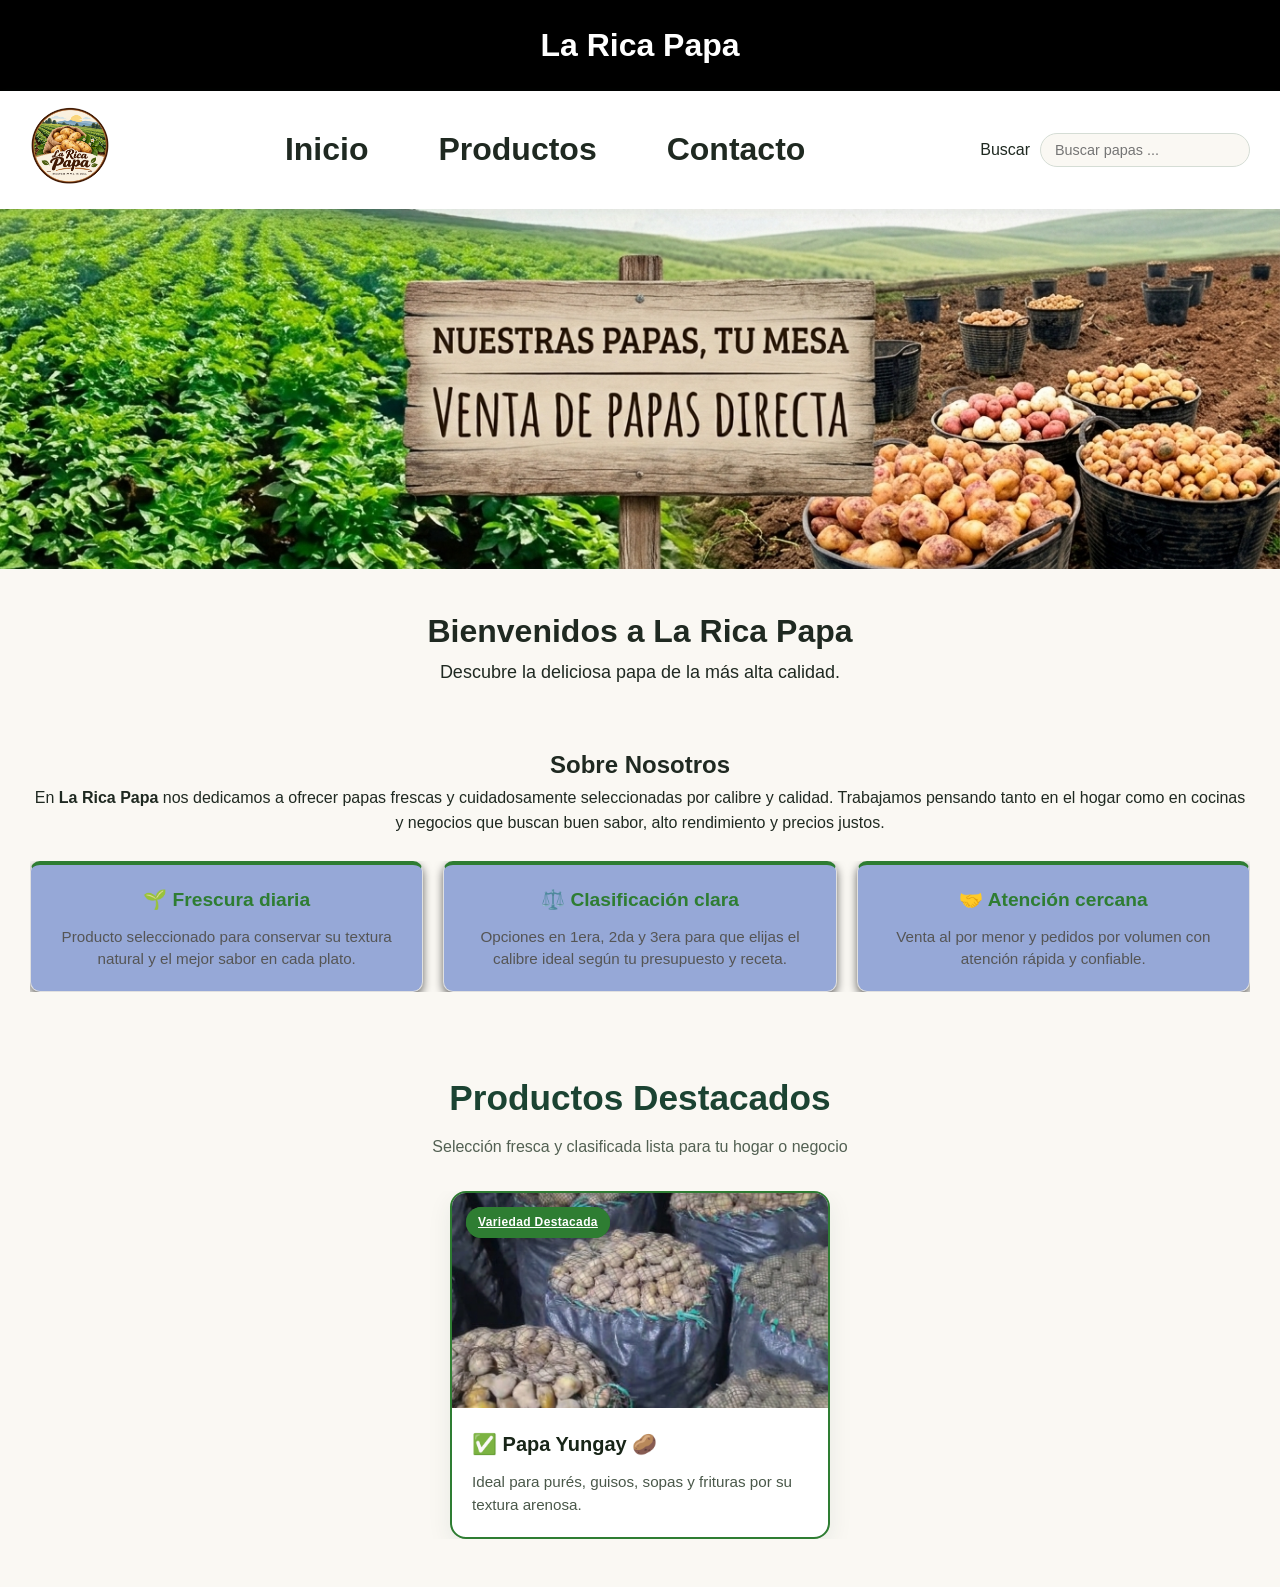
<file: Index.html>
<!DOCTYPE html>
<html lang="es">
<head>
    <meta charset="UTF-8">
    <meta name="viewport" content="width=device-width, initial-scale=1.0">
    <meta http-equiv="refresh" content="0; url=html/Inicio.html">
    <title>La Rica Papa</title>
</head>
<body>
    <p>Abriendo La Rica Papa... Si no se abre automáticamente, <a href="html/Inicio.html">entra aquí</a>.</p>
</body>
</html>
</file>
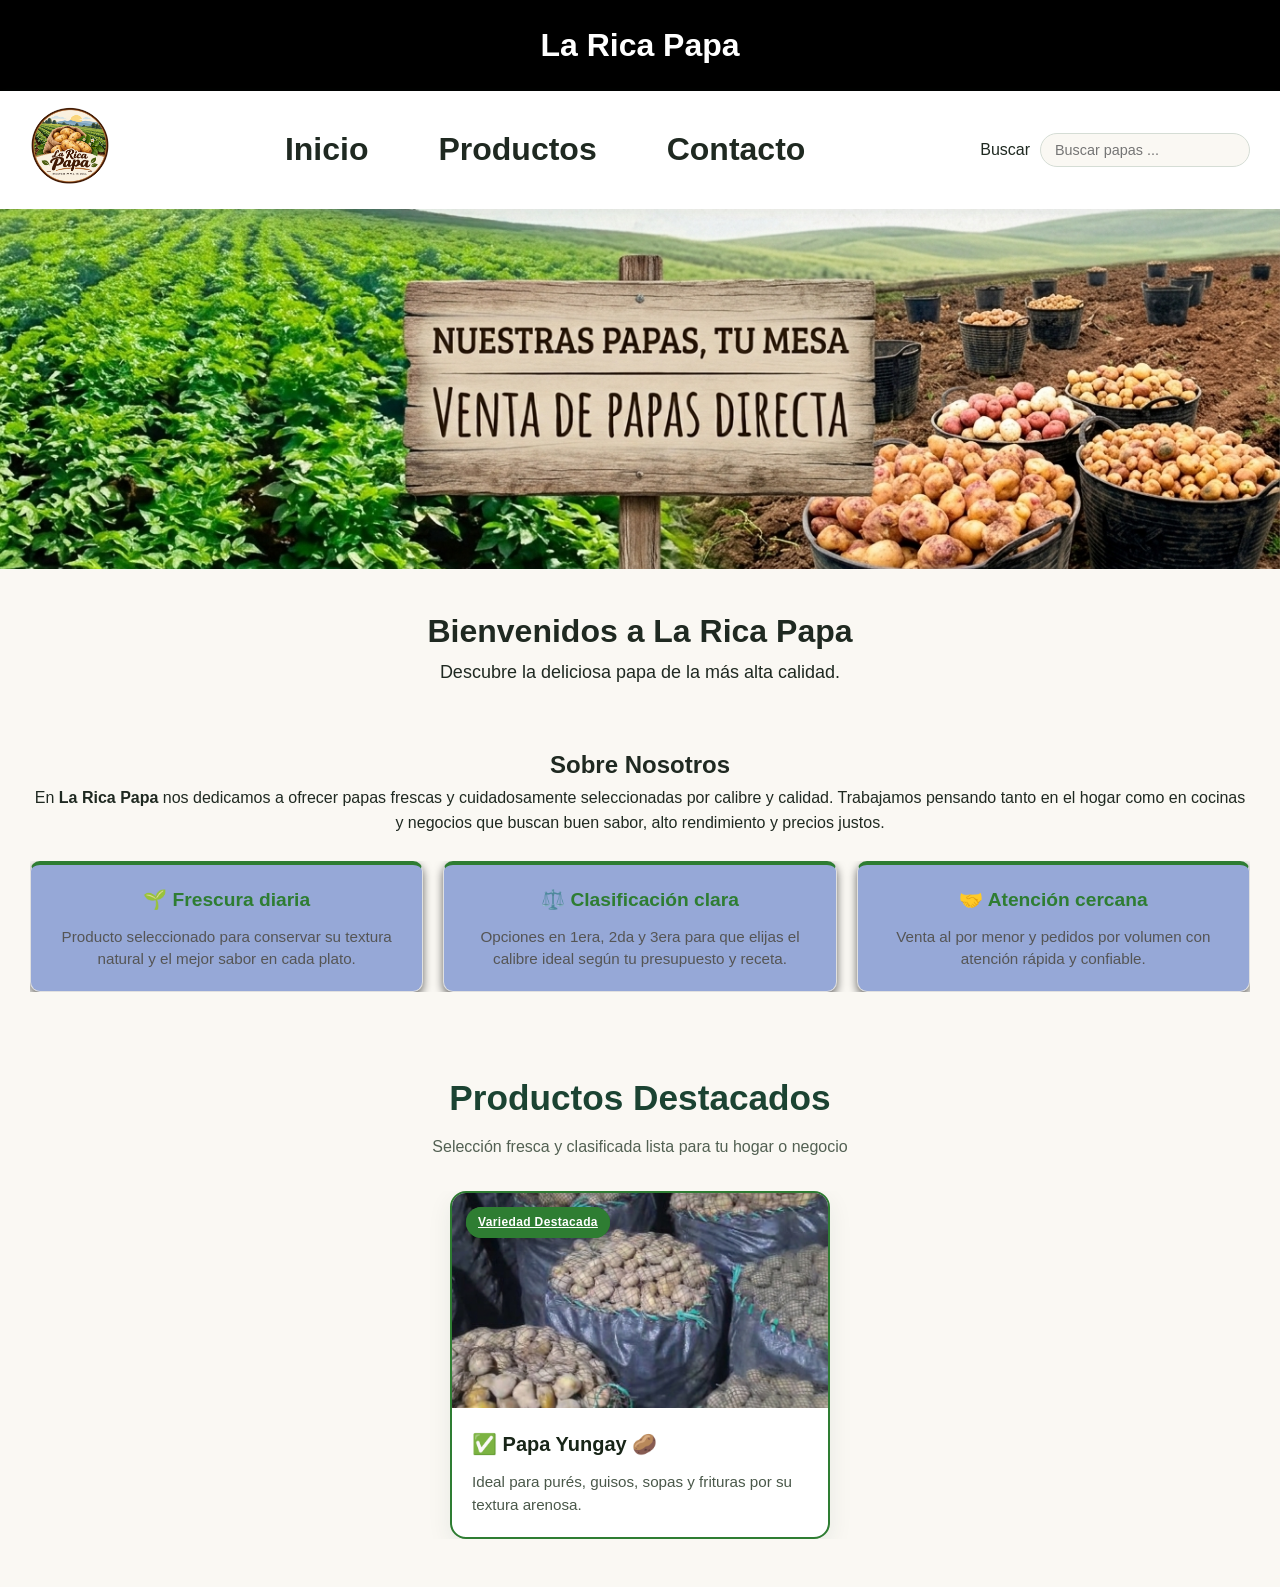
<file: html/Inicio.html>
<!DOCTYPE html>
<html lang="en">
<head>
    <meta charset="UTF-8">
    <meta name="viewport" content="width=device-width, initial-scale=1.0">
    <title>La Rica Papa</title>
    <link rel="stylesheet" href="../css/Inicio.css">
</head>
<body>
    <h1>La Rica Papa</h1>
    <nav>
        <div id="logo">
            <img src="../img/logo.png" alt="">
        </div>

        <div class="menuCentro">
                <ul class="lisCentro">
                <li><a href="Inicio.html">Inicio</a></li>
                <li><a href="Productos.html">Productos</a></li>
                <li><a href="Contacto.html">Contacto</a></li>
         </ul>
        </div>

        <div class="menuDerecha">
            <ul class="lisDerecha">
                <li><p>Buscar</p></li>
                <li><input type="search" placeholder="Buscar papas ..."></li> 
          </ul>
       </div>

    </nav>
    <img src="../img/La-rica-papa.jpg" alt="Imagen de La Rica Papa">
    <div class="bienvenida">
        <h1>Bienvenidos a La Rica Papa</h1>
        <p>Descubre la deliciosa papa de la más alta calidad.</p>
    </div>

   <section class="sobre-nosotros">
        <h2>Sobre Nosotros</h2>
        <p>
            En <strong>La Rica Papa</strong> nos dedicamos a ofrecer papas frescas y cuidadosamente seleccionadas por calibre y calidad. Trabajamos pensando tanto en el hogar como en cocinas y negocios que buscan buen sabor, alto rendimiento y precios justos.
        </p>

        <div class="pilares">
            <div>
            <h3>🌱 Frescura diaria</h3>
            <p>Producto seleccionado para conservar su textura natural y el mejor sabor en cada plato.</p>
            </div>
            <div>
            <h3>⚖️ Clasificación clara</h3>
            <p>Opciones en 1era, 2da y 3era para que elijas el calibre ideal según tu presupuesto y receta.</p>
            </div>
            <div>
            <h3>🤝 Atención cercana</h3>
                <p>Venta al por menor y pedidos por volumen con atención rápida y confiable.</p>
            </div>
        </div>
   </section>

   <section>
        <h2>Productos Destacados</h2>
        <p class="subtitulo-seccion">Selección fresca y clasificada lista para tu hogar o negocio</p>

        <div class="grid-productos">
        
            <article class="card-producto destacada" >
                <span class="etiqueta">Variedad Destacada</span>
                <img src="../img/papa.Yungay.jpg" alt="Papa Yungay en sacos">
                <div class="card-contenido">
                    <h3>✅ Papa Yungay 🥔</h3>
                    <p>Ideal para purés, guisos, sopas y frituras por su textura arenosa.</p>
                </div>  
                <a href="../html/Productos.html" class="etiqueta">Variedad Destacada</a>
           </article>
      </div>
   </section>
</body>
</html>
</file>
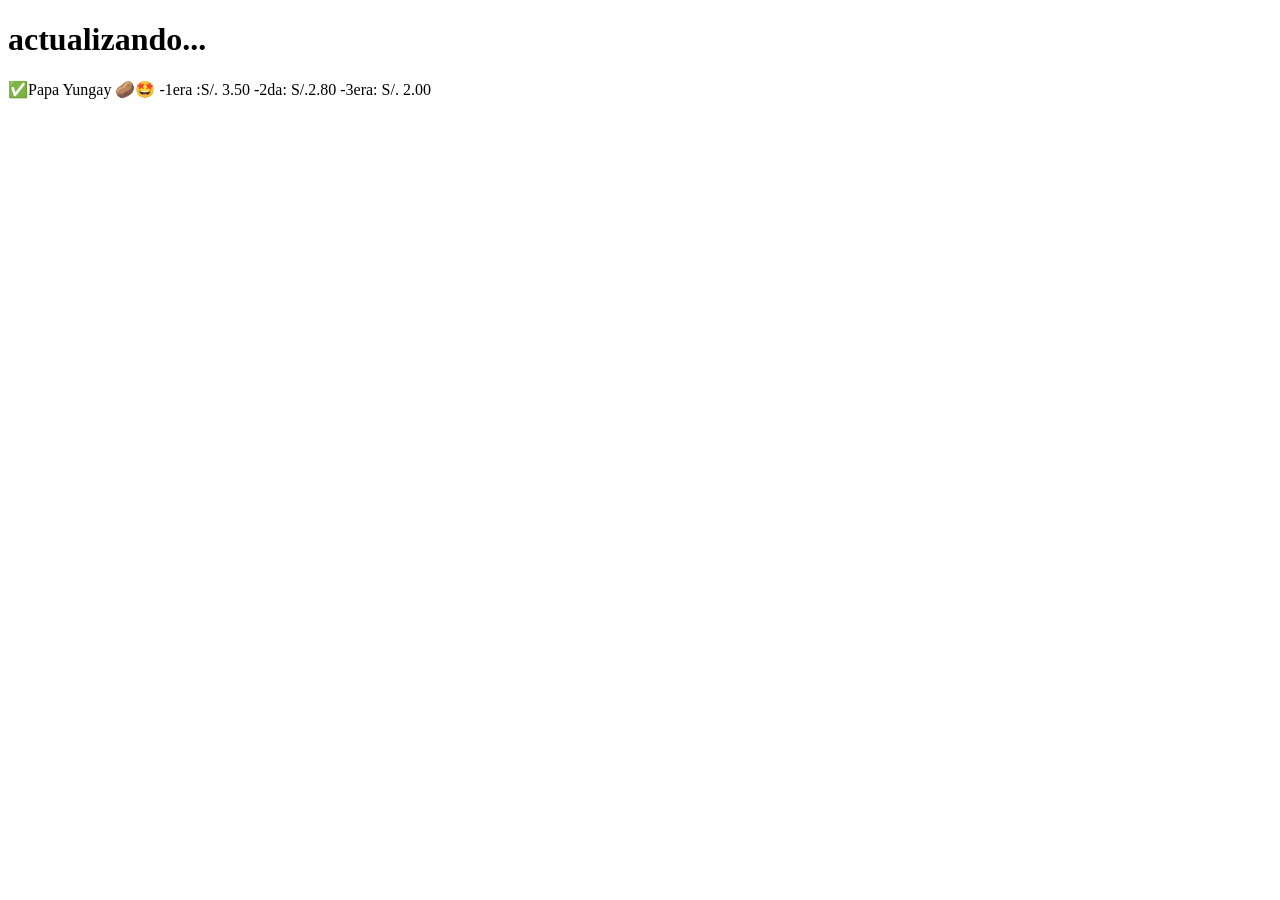
<file: html/Productos.html>
<!DOCTYPE html>
<html lang="es">
<head>
    <meta charset="UTF-8">
    <meta name="viewport" content="width=device-width, initial-scale=1.0">
    <title>Document</title>
</head>
<body>
   <h1>actualizando...</h1>
   <p>✅Papa Yungay 🥔🤩
        -1era :S/. 3.50
        -2da: S/.2.80
        -3era: S/. 2.00
    </p>
</body>
</html>
</file>
<file: css/Inicio.css>
*{
    margin: 0;
    padding: 0;
    box-sizing: border-box;
    font-family: Arial, Helvetica, sans-serif;
    overflow-x: hidden;
}
body{
    background-color: #FAF8F3;
    color: #1F2921;
    margin: 0; 
    line-height: 1.6;
}

/* ===== TITULO ===== */
body > h1{
    text-align: center;
    background-color:black;
    color: white;
    padding: 20px;
}
nav{
    display: flex;
    justify-content: space-between;
    background-color: #FFFFFF;
    box-shadow: 0 2px 12px rgba(27, 67, 50, 0.08);
    align-items: center;
    padding: 15px 30px;
    gap: 16px;
    flex-wrap: wrap; /* IMPORTANTE */
    position: sticky;
    top: 0;
    z-index: 100;
}
#logo img{
    width: 80px;
    height: auto;
}

.lisCentro{
    display: flex;
    justify-content: center;
    align-items: center;
    list-style: none;
    gap: 70px;
    font-weight: 600;
    font-size: 0.98rem;
}
.lisCentro li a{
    color: #1F2921;
    text-decoration: none;
    font-size: 32px;
    font-weight: bold;
    transition: 0.3s;
}
.lisCentro li a:hover{
   color: #2E7D32;
}
.lisDerecha{
    display: flex;
    list-style: none;
    align-items: center;
    gap: 10px;
}
.lisDerecha input[type="search"] {
  padding: 8px 14px;
  border: 1.5px solid #D5DDD5;
  border-radius: 999px;
  background-color: #FAF8F3;
  font-size: 0.9rem;
  outline: none;
  transition: border-color 0.2s ease;
}

.lisDerecha input[type="search"]:focus {
  border-color: #2E7D32;
  background-color: #FFFFFF;
}
body > img{
    width: 100%;
    height: 360px;
    object-fit: cover;
}
/* ===== SECCION BIENVENIDA ===== */
body div.bienvenida{
    text-align: center;
    padding: 30px;
}
body div.bienvenida p{
    font-size: 18px;
    line-height: 1.6;
}
/* ===== sobre-nosotros ===== */
section.sobre-nosotros{
    text-align: center;
    padding: 30px;

}
.pilares{
    display: flex;
    justify-content: center;
    gap: 20px;
    flex-wrap: wrap;
    margin-top: 25px;
}
.pilares > div{
   flex: 1;
   background-color: #96a8d7;
   border: 1.5px solid #e0e0e0;
   border-top: 4px solid #2e7d32;
   border-radius: 10px;
   padding: 20px;
   box-shadow: 0 4px 10px rgba(0, 0, 0, 0.6);
   transition: transform 0.2s ease, box-shadow 0.2s ease;
}
.pilares > div:hover{
    transform: translateY(-4px);
    box-shadow: 0 6px 15px rgba(0, 0, 0, 0.12);
}
.pilares h3{
    margin-top: 0;
    margin-bottom: 10px;
    color: #2e7d32;
    font-size: 1.2rem;
}
.pilares p{
    margin: 0;
    color: #555555;
    font-size: 0.95rem;
    line-height: 1.5;
}
/* Contenedor general de la sección (apunta al <section> que contiene .grid-productos) */
section:has(.grid-productos) {
  max-width: 1120px;
  margin: 48px auto;
  padding: 0 20px;
  text-align: center;
  font-family: system-ui, -apple-system, "Segoe UI", Roboto, sans-serif;
}

section:has(.grid-productos) h2 {
  margin: 0 0 8px;
  font-size: clamp(1.7rem, 3vw, 2.2rem);
  color: #1b4332;
}

.subtitulo-seccion {
  margin: 0 auto 32px;
  max-width: 600px;
  color: #526052;
  font-size: 1rem;
  line-height: 1.5;
}

/* Cuadrícula adaptable de productos */
.grid-productos {
  display: grid;
  grid-template-columns: repeat(auto-fit, minmax(280px, 1fr));
  gap: 24px;
  justify-items: center;
}

/* Tarjeta de producto */
.card-producto {
  position: relative;
  width: 100%;
  max-width: 380px;
  background-color: #ffffff;
  border-radius: 16px;
  overflow: hidden;
  border: 1px solid #e2e8e2;
  box-shadow: 0 8px 24px rgba(27, 67, 50, 0.08);
  text-align: left;
  transition: transform 0.25s ease, box-shadow 0.25s ease;
}

.card-producto:hover {
  transform: translateY(-5px);
  box-shadow: 0 14px 30px rgba(27, 67, 50, 0.14);
}

/* Resalte especial para la tarjeta con clase .destacada */
.card-producto.destacada {
  border: 2px solid #2e7d32;
}

/* Etiqueta flotante superior */
.etiqueta {
  position: absolute;
  top: 14px;
  left: 14px;
  z-index: 2;
  background-color: #2e7d32;
  color: #ffffff;
  font-size: 0.75rem;
  font-weight: 700;
  letter-spacing: 0.03em;
  padding: 6px 12px;
  border-radius: 999px;
  box-shadow: 0 4px 10px rgba(0, 0, 0, 0.18);
}

/* Imagen del producto */
.card-producto img {
  width: 100%;
  height: 215px;
  object-fit: cover;
  display: block;
}

/* Contenido textual de la tarjeta */
.card-contenido {
  padding: 20px;
}

.card-contenido h3 {
  margin: 0 0 10px;
  font-size: 1.25rem;
  color: #182518;
}

.card-contenido p {
  margin: 0;
  font-size: 0.95rem;
  line-height: 1.55;
  color: #4a584a;
}
</file>
